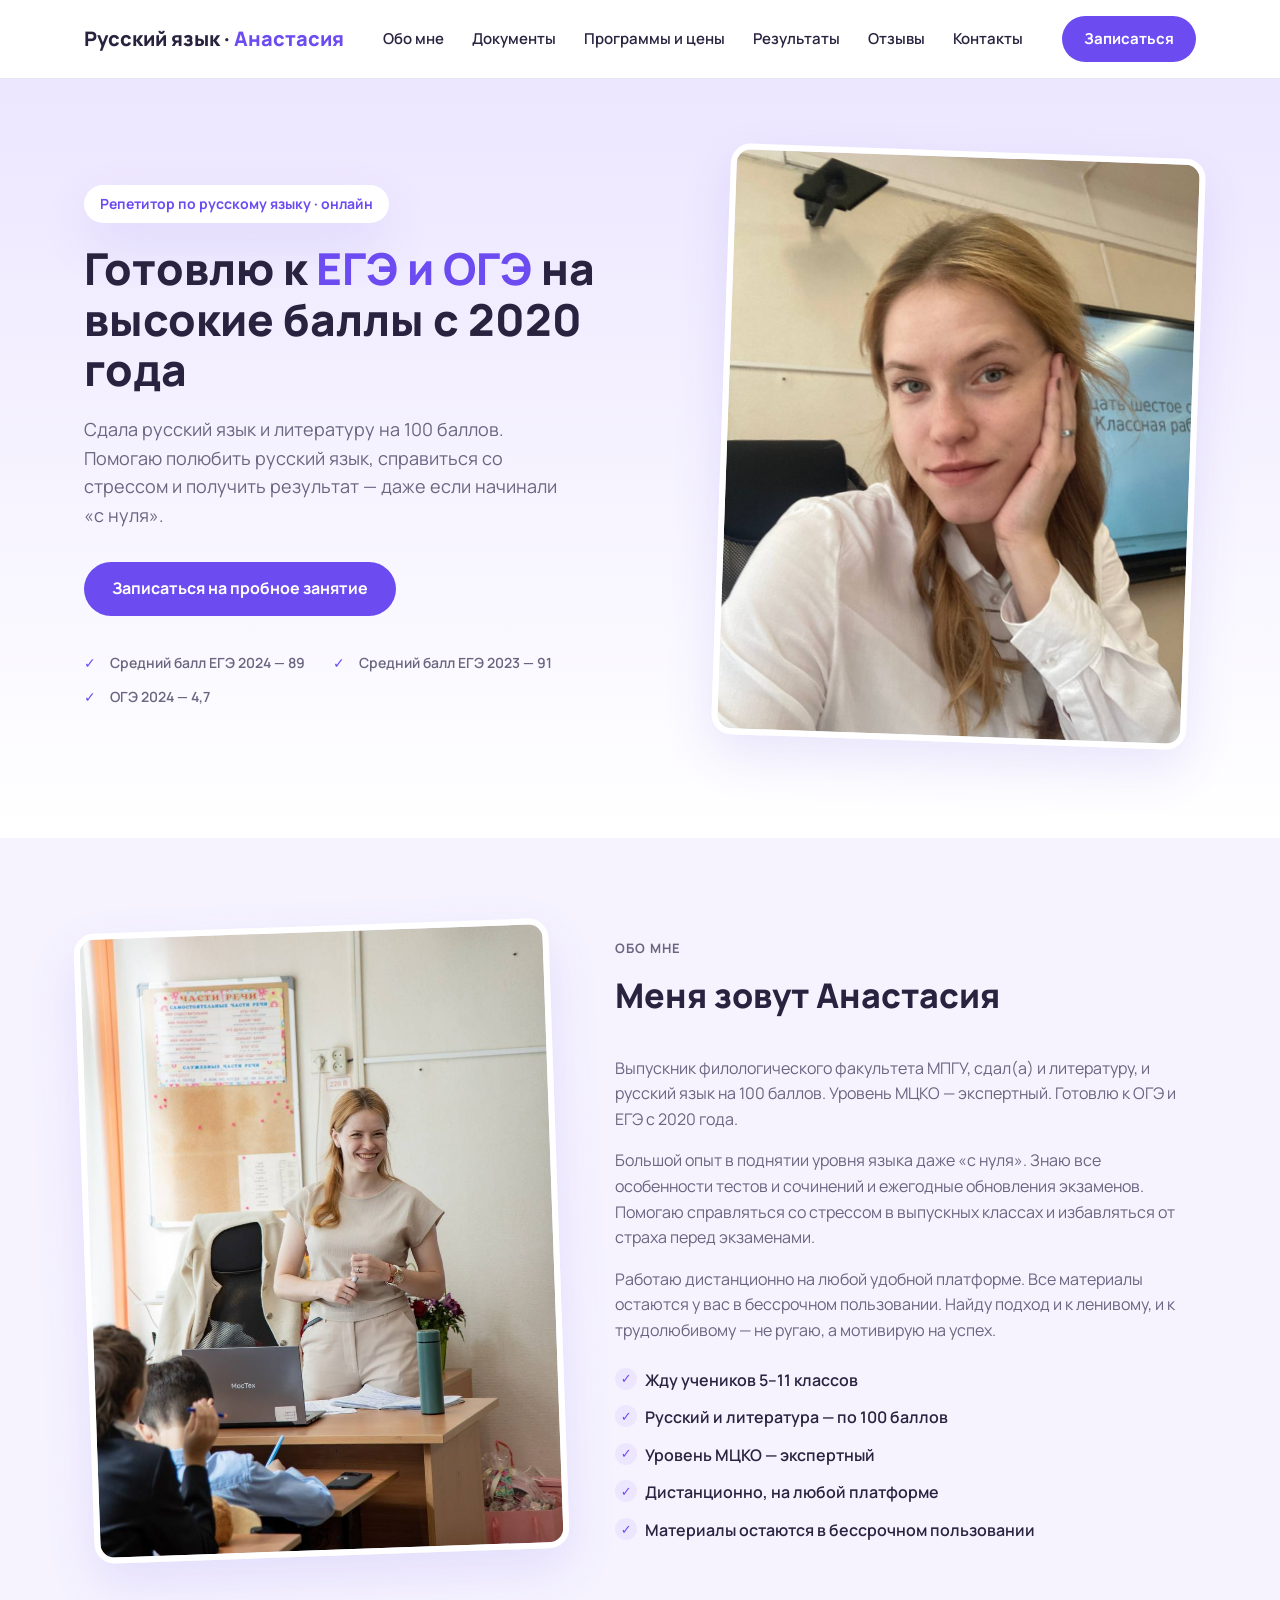
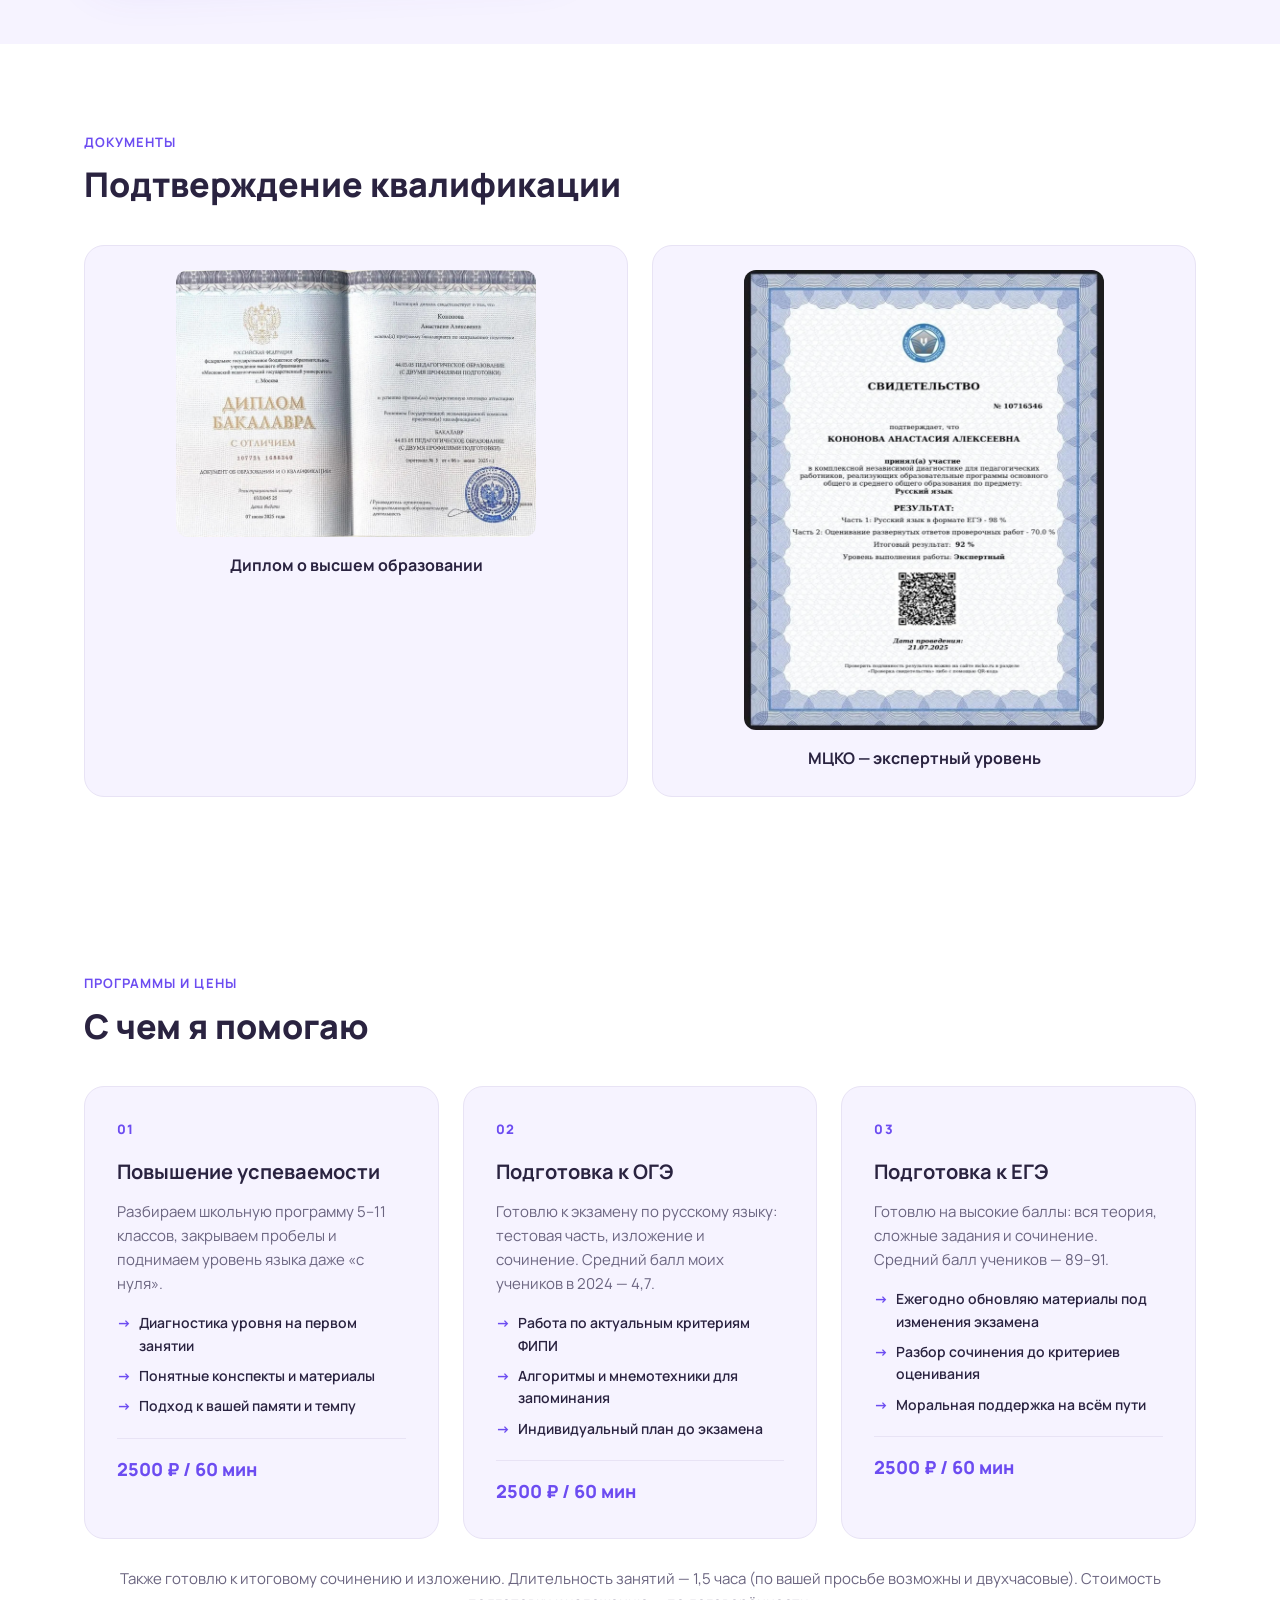
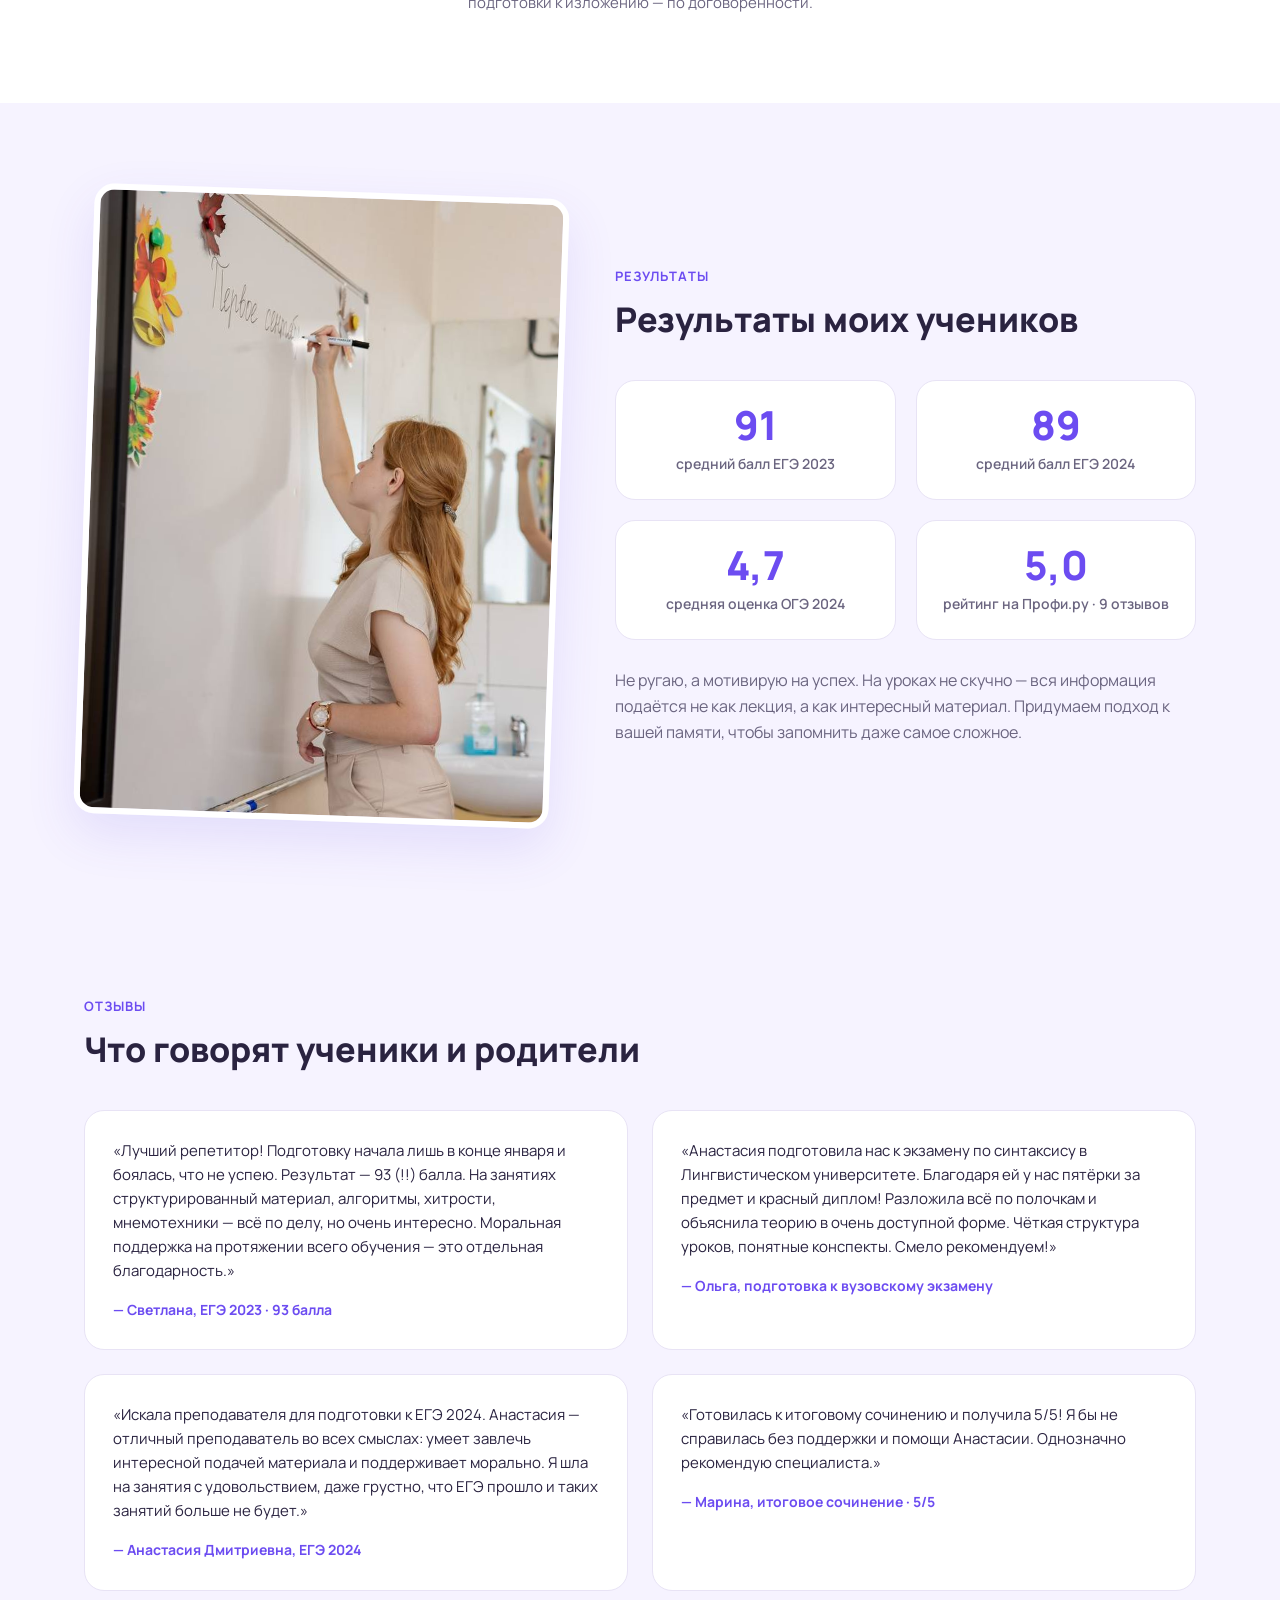
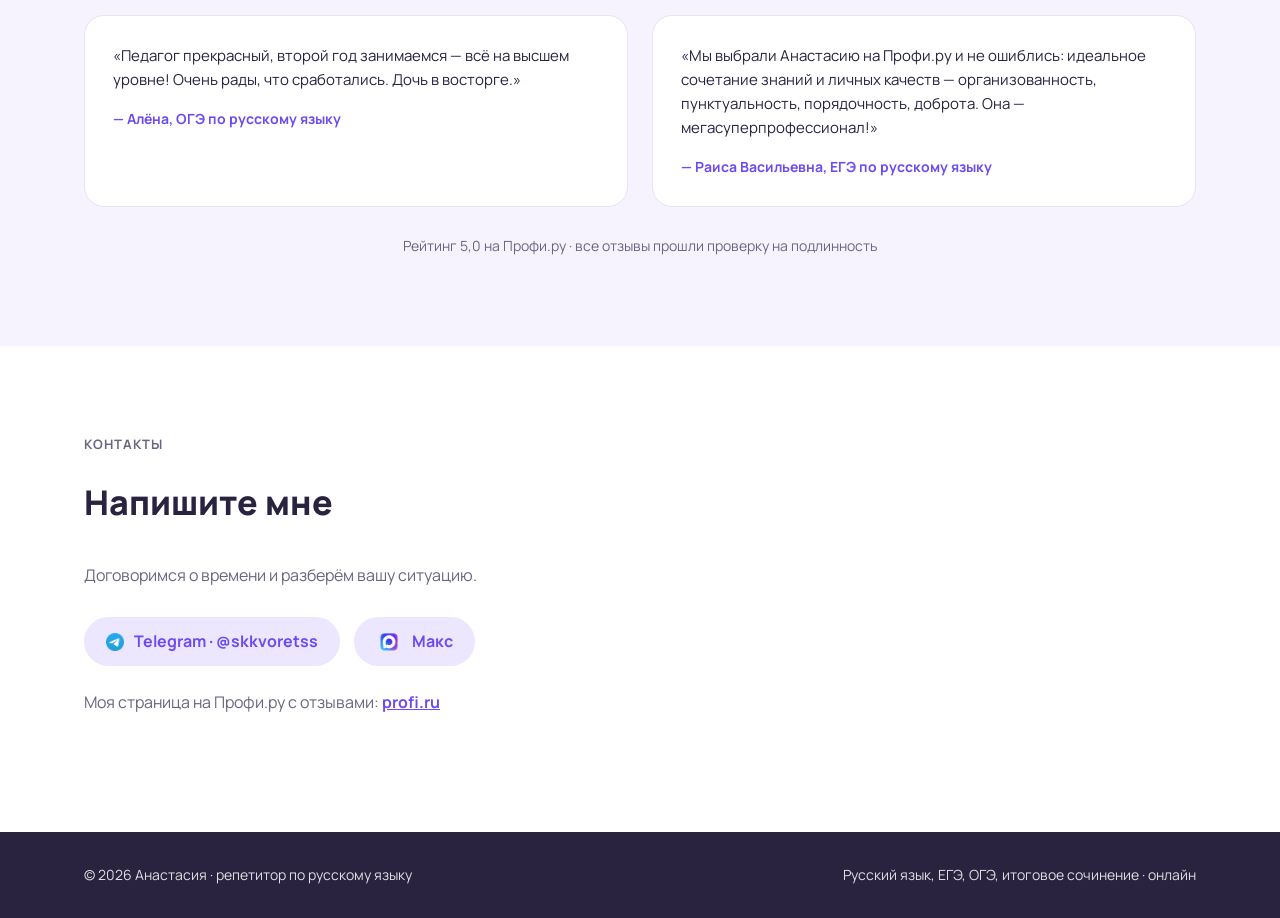
<file: nastia-tutor/index.html>
<!DOCTYPE html>
<html lang="ru">
<head>
  <meta charset="UTF-8">
  <meta name="viewport" content="width=device-width, initial-scale=1.0">
  <title>Анастасия — репетитор по русскому языку онлайн</title>
  <meta name="description" content="Репетитор по русскому языку онлайн. Подготовка к ЕГЭ и ОГЭ, повышение успеваемости, итоговое сочинение. Средний балл учеников на ЕГЭ — 89–91.">
  <link rel="stylesheet" href="style.css">
  <link rel="preconnect" href="https://fonts.googleapis.com">
  <link rel="preconnect" href="https://fonts.gstatic.com" crossorigin>
  <link href="https://fonts.googleapis.com/css2?family=Manrope:wght@400;500;600;700;800&display=swap" rel="stylesheet">
</head>
<body>

  <header class="header">
    <div class="container header__inner">
      <a href="#hero" class="logo">Русский язык · <span>Анастасия</span></a>
      <nav class="nav">
        <a href="#about" class="nav__link">Обо мне</a>
        <a href="#documents" class="nav__link">Документы</a>
        <a href="#services" class="nav__link">Программы и цены</a>
        <a href="#results" class="nav__link">Результаты</a>
        <a href="#reviews" class="nav__link">Отзывы</a>
        <a href="#contacts" class="nav__link">Контакты</a>
      </nav>
      <a href="#contacts" class="btn btn--small">Записаться</a>
    </div>
  </header>

  <section class="hero" id="hero">
    <div class="container hero__inner">
      <div class="hero__content">
        <p class="hero__badge">Репетитор по русскому языку · онлайн</p>
        <h1 class="hero__title">Готовлю к <span>ЕГЭ и ОГЭ</span> на высокие баллы с 2020 года</h1>
        <p class="hero__subtitle">Сдала русский язык и литературу на 100 баллов. Помогаю полюбить русский язык, справиться со стрессом и получить результат — даже если начинали «с нуля».</p>
        <div class="hero__actions">
          <a href="#contacts" class="btn">Записаться на пробное занятие</a>
        </div>
        <ul class="hero__facts">
          <li>Средний балл ЕГЭ 2024 — 89</li>
          <li>Средний балл ЕГЭ 2023 — 91</li>
          <li>ОГЭ 2024 — 4,7</li>
        </ul>
      </div>
      <div class="hero__photo">
        <div class="hero__photo-frame">
          <img src="photo_2025-09-27_08-32-14.jpg" alt="Фото репетитора по русскому языку Анастасии">
        </div>
      </div>
    </div>
  </section>

  <section class="about" id="about">
    <div class="container about__inner">
      <figure class="about__photo">
        <img src="photo_2025-09-18_18-58-26.jpg" alt="Фото репетитора по русскому языку Анастасии">
      </figure>
      <div class="about__text">
        <p class="section-label">Обо мне</p>
        <h2 class="section-title">Меня зовут Анастасия</h2>
        <p>Выпускник филологического факультета МПГУ, сдал(а) и литературу, и русский язык на 100 баллов. Уровень МЦКО — экспертный. Готовлю к ОГЭ и ЕГЭ с 2020 года.</p>
        <p>Большой опыт в поднятии уровня языка даже «с нуля». Знаю все особенности тестов и сочинений и ежегодные обновления экзаменов. Помогаю справляться со стрессом в выпускных классах и избавляться от страха перед экзаменами.</p>
        <p>Работаю дистанционно на любой удобной платформе. Все материалы остаются у вас в бессрочном пользовании. Найду подход и к ленивому, и к трудолюбивому — не ругаю, а мотивирую на успех.</p>
        <ul class="about__list">
          <li>Жду учеников 5–11 классов</li>
          <li>Русский и литература — по 100 баллов</li>
          <li>Уровень МЦКО — экспертный</li>
          <li>Дистанционно, на любой платформе</li>
          <li>Материалы остаются в бессрочном пользовании</li>
        </ul>
      </div>
    </div>
  </section>

  <section class="documents" id="documents">
    <div class="container">
      <p class="section-label">Документы</p>
      <h2 class="section-title">Подтверждение квалификации</h2>
      <div class="documents__grid">
        <figure class="document-card">
          <a href="Диплом.jpg" target="_blank" rel="noopener">
            <img src="Диплом.jpg" alt="Диплом Анастасии — филологический факультет МПГУ">
          </a>
          <figcaption>Диплом о высшем образовании</figcaption>
        </figure>
        <figure class="document-card">
          <a href="МЦКО.jpg" target="_blank" rel="noopener">
            <img class="document-card__img document-card__img--small" src="МЦКО.jpg" alt="Сертификат МЦКО — экспертный уровень">
          </a>
          <figcaption>МЦКО — экспертный уровень</figcaption>
        </figure>
      </div>
    </div>
  </section>

  <section class="services" id="services">
    <div class="container">
      <p class="section-label">Программы и цены</p>
      <h2 class="section-title">С чем я помогаю</h2>
      <div class="services__grid">
        <article class="service-card">
          <div class="service-card__num">01</div>
          <h3>Повышение успеваемости</h3>
          <p>Разбираем школьную программу 5–11 классов, закрываем пробелы и поднимаем уровень языка даже «с нуля».</p>
          <ul>
            <li>Диагностика уровня на первом занятии</li>
            <li>Понятные конспекты и материалы</li>
            <li>Подход к вашей памяти и темпу</li>
          </ul>
          <div class="service-card__price">2500 ₽ / 60 мин</div>
        </article>
        <article class="service-card">
          <div class="service-card__num">02</div>
          <h3>Подготовка к ОГЭ</h3>
          <p>Готовлю к экзамену по русскому языку: тестовая часть, изложение и сочинение. Средний балл моих учеников в 2024 — 4,7.</p>
          <ul>
            <li>Работа по актуальным критериям ФИПИ</li>
            <li>Алгоритмы и мнемотехники для запоминания</li>
            <li>Индивидуальный план до экзамена</li>
          </ul>
          <div class="service-card__price">2500 ₽ / 60 мин</div>
        </article>
        <article class="service-card">
          <div class="service-card__num">03</div>
          <h3>Подготовка к ЕГЭ</h3>
          <p>Готовлю на высокие баллы: вся теория, сложные задания и сочинение. Средний балл учеников — 89–91.</p>
          <ul>
            <li>Ежегодно обновляю материалы под изменения экзамена</li>
            <li>Разбор сочинения до критериев оценивания</li>
            <li>Моральная поддержка на всём пути</li>
          </ul>
          <div class="service-card__price">2500 ₽ / 60 мин</div>
        </article>
      </div>
      <p class="services__note">Также готовлю к итоговому сочинению и изложению. Длительность занятий — 1,5 часа (по вашей просьбе возможны и двухчасовые). Стоимость подготовки к изложению — по договорённости.</p>
    </div>
  </section>

  <section class="results" id="results">
    <div class="container results__inner">
      <figure class="results__photo">
        <img src="photo_2025-09-18_18-58-25.jpg" alt="Фото репетитора по русскому языку Анастасии">
      </figure>
      <div class="results__content">
        <p class="section-label">Результаты</p>
        <h2 class="section-title">Результаты моих учеников</h2>
        <div class="results__stats">
          <div class="stat">
            <div class="stat__value">91</div>
            <div class="stat__label">средний балл ЕГЭ 2023</div>
          </div>
          <div class="stat">
            <div class="stat__value">89</div>
            <div class="stat__label">средний балл ЕГЭ 2024</div>
          </div>
          <div class="stat">
            <div class="stat__value">4,7</div>
            <div class="stat__label">средняя оценка ОГЭ 2024</div>
          </div>
          <div class="stat">
            <div class="stat__value">5,0</div>
            <div class="stat__label">рейтинг на Профи.ру · 9 отзывов</div>
          </div>
        </div>
        <p class="results__text">Не ругаю, а мотивирую на успех. На уроках не скучно — вся информация подаётся не как лекция, а как интересный материал. Придумаем подход к вашей памяти, чтобы запомнить даже самое сложное.</p>
      </div>
    </div>
  </section>

  <section class="reviews" id="reviews">
    <div class="container">
      <p class="section-label">Отзывы</p>
      <h2 class="section-title">Что говорят ученики и родители</h2>
      <div class="reviews__grid">
        <blockquote class="review">
          <p>«Лучший репетитор! Подготовку начала лишь в конце января и боялась, что не успею. Результат — 93 (!!) балла. На занятиях структурированный материал, алгоритмы, хитрости, мнемотехники — всё по делу, но очень интересно. Моральная поддержка на протяжении всего обучения — это отдельная благодарность.»</p>
          <footer>— Светлана, ЕГЭ 2023 · 93 балла</footer>
        </blockquote>
        <blockquote class="review">
          <p>«Анастасия подготовила нас к экзамену по синтаксису в Лингвистическом университете. Благодаря ей у нас пятёрки за предмет и красный диплом! Разложила всё по полочкам и объяснила теорию в очень доступной форме. Чёткая структура уроков, понятные конспекты. Смело рекомендуем!»</p>
          <footer>— Ольга, подготовка к вузовскому экзамену</footer>
        </blockquote>
        <blockquote class="review">
          <p>«Искала преподавателя для подготовки к ЕГЭ 2024. Анастасия — отличный преподаватель во всех смыслах: умеет завлечь интересной подачей материала и поддерживает морально. Я шла на занятия с удовольствием, даже грустно, что ЕГЭ прошло и таких занятий больше не будет.»</p>
          <footer>— Анастасия Дмитриевна, ЕГЭ 2024</footer>
        </blockquote>
        <blockquote class="review">
          <p>«Готовилась к итоговому сочинению и получила 5/5! Я бы не справилась без поддержки и помощи Анастасии. Однозначно рекомендую специалиста.»</p>
          <footer>— Марина, итоговое сочинение · 5/5</footer>
        </blockquote>
        <blockquote class="review">
          <p>«Педагог прекрасный, второй год занимаемся — всё на высшем уровне! Очень рады, что сработались. Дочь в восторге.»</p>
          <footer>— Алёна, ОГЭ по русскому языку</footer>
        </blockquote>
        <blockquote class="review">
          <p>«Мы выбрали Анастасию на Профи.ру и не ошиблись: идеальное сочетание знаний и личных качеств — организованность, пунктуальность, порядочность, доброта. Она — мегасуперпрофессионал!»</p>
          <footer>— Раиса Васильевна, ЕГЭ по русскому языку</footer>
        </blockquote>
      </div>
      <p class="reviews__note">Рейтинг 5,0 на Профи.ру · все отзывы прошли проверку на подлинность</p>
    </div>
  </section>

  <section class="contacts" id="contacts">
    <div class="container contacts__inner">
      <div class="contacts__info">
        <p class="section-label">Контакты</p>
        <h2 class="section-title">Напишите мне</h2>
        <p>Договоримся о времени и разберём вашу ситуацию.</p>
        <div class="contacts__links">
          <a href="https://t.me/skkvoretss" class="contact-link" target="_blank" rel="noopener">
            <img class="contact-link__logo" height="18" src="Telegram_2019_Logo.svg.webp" alt="Telegram">
            Telegram · @skkvoretss
          </a>
          <a href="https://max.ru/u/f9LHodD0cOInup_62sO_zzVHzflqELfNgTWSWe1jicxXI22HLQkpV7GfAmk" class="contact-link" target="_blank" rel="noopener">
            <img class="contact-link__logo" height="18" src="big_logo_fab6eaa89b.png" alt="Макс">
            Макс
          </a>
        </div>
        <p class="contacts__profi">Моя страница на Профи.ру с отзывами: <a href="https://profi.ru/profile/KononovaAA14" target="_blank" rel="noopener">profi.ru</a></p>
      </div>
    </div>
  </section>

  <footer class="footer">
    <div class="container footer__inner">
      <p>© 2026 Анастасия · репетитор по русскому языку</p>
      <p>Русский язык, ЕГЭ, ОГЭ, итоговое сочинение · онлайн</p>
    </div>
  </footer>

</body>
</html>
</file>
<file: nastia-tutor/style.css>
:root {
  --bg: #ffffff;
  --bg-soft: #f6f3ff;
  --ink: #2a2340;
  --muted: #6b6580;
  --accent: #6c4cf1;
  --accent-dark: #5a3fe0;
  --accent-soft: #ece6ff;
  --line: #e8e3f5;
  --radius: 20px;
  --shadow: 0 20px 50px rgba(90, 63, 224, 0.12);
}

* {
  margin: 0;
  padding: 0;
  box-sizing: border-box;
}

html {
  scroll-behavior: smooth;
}

body {
  font-family: "Manrope", system-ui, sans-serif;
  color: var(--ink);
  background: var(--bg);
  line-height: 1.6;
  -webkit-font-smoothing: antialiased;
}

.container {
  max-width: 1160px;
  margin: 0 auto;
  padding: 0 24px;
}

/* ---------- Buttons ---------- */

.btn {
  display: inline-block;
  background: var(--accent);
  color: #fff;
  text-decoration: none;
  font-weight: 700;
  font-size: 16px;
  padding: 14px 28px;
  border-radius: 999px;
  border: none;
  cursor: pointer;
  transition: background 0.2s ease, transform 0.2s ease;
}

.btn:hover {
  background: var(--accent-dark);
  transform: translateY(-2px);
}

.btn--small {
  padding: 11px 22px;
  font-size: 15px;
}

.btn--ghost {
  background: transparent;
  color: var(--accent);
  box-shadow: inset 0 0 0 2px var(--accent);
}

.btn--ghost:hover {
  background: var(--accent-soft);
}

/* ---------- Header ---------- */

.header {
  position: sticky;
  top: 0;
  z-index: 100;
  background: rgba(255, 255, 255, 0.9);
  backdrop-filter: blur(10px);
  border-bottom: 1px solid var(--line);
}

.header__inner {
  display: flex;
  flex-wrap: wrap;
  align-items: center;
  justify-content: space-between;
  gap: 12px 24px;
  padding-top: 16px;
  padding-bottom: 16px;
}

.logo {
  font-weight: 800;
  font-size: 20px;
  text-decoration: none;
  color: var(--ink);
}

.logo span {
  color: var(--accent);
}

.nav {
  display: flex;
  gap: 28px;
}

.nav__link {
  text-decoration: none;
  color: var(--ink);
  font-weight: 600;
  font-size: 15px;
  transition: color 0.2s ease;
}

.nav__link:hover {
  color: var(--accent);
}

/* ---------- Hero ---------- */

.hero {
  padding: 72px 0 96px;
  background: linear-gradient(180deg, var(--accent-soft) 0%, var(--bg) 100%);
  overflow: hidden;
}

.hero__inner {
  display: grid;
  grid-template-columns: 1.1fr 0.9fr;
  gap: 56px;
  align-items: center;
}

.hero__badge {
  display: inline-block;
  background: #fff;
  color: var(--accent);
  font-weight: 700;
  font-size: 14px;
  padding: 8px 16px;
  border-radius: 999px;
  margin-bottom: 20px;
  box-shadow: var(--shadow);
}

.hero__title {
  font-size: 44px;
  line-height: 1.15;
  font-weight: 800;
  margin-bottom: 20px;
}

.hero__title span {
  color: var(--accent);
}

.hero__subtitle {
  font-size: 18px;
  color: var(--muted);
  max-width: 480px;
  margin-bottom: 32px;
}

.hero__actions {
  display: flex;
  gap: 16px;
  flex-wrap: wrap;
  margin-bottom: 36px;
}

.hero__facts {
  list-style: none;
  display: flex;
  flex-wrap: wrap;
  gap: 12px 28px;
}

.hero__facts li {
  font-size: 14px;
  font-weight: 600;
  color: var(--muted);
  position: relative;
  padding-left: 26px;
}

.hero__facts li::before {
  content: "✓";
  position: absolute;
  left: 0;
  color: var(--accent);
  font-weight: 800;
}

.hero__photo-frame {
  border-radius: var(--radius);
  overflow: hidden;
  box-shadow: var(--shadow);
  border: 6px solid #fff;
  transform: rotate(2deg);
}

.hero__photo-frame img {
  display: block;
  width: 100%;
  height: 100%;
  object-fit: cover;
  aspect-ratio: 4 / 5;
}

/* ---------- Sections ---------- */

section {
  padding: 88px 0;
}

.section-label {
  color: var(--accent);
  font-weight: 700;
  text-transform: uppercase;
  letter-spacing: 0.08em;
  font-size: 13px;
  margin-bottom: 12px;
}

.section-title {
  font-size: 34px;
  font-weight: 800;
  line-height: 1.2;
  margin-bottom: 40px;
}

/* ---------- About ---------- */

.about {
  background: var(--bg-soft);
}

.about__inner {
  display: grid;
  grid-template-columns: 0.9fr 1.1fr;
  gap: 56px;
  align-items: center;
}

.about__photo {
  margin: 0;
  border-radius: var(--radius);
  overflow: hidden;
  box-shadow: var(--shadow);
  border: 6px solid #fff;
  transform: rotate(-2deg);
}

.about__photo img {
  display: block;
  width: 100%;
  height: 100%;
  object-fit: cover;
  aspect-ratio: 3 / 4;
}

.about__text p {
  color: var(--muted);
  margin-bottom: 16px;
  max-width: 640px;
}

.about__list {
  list-style: none;
  margin-top: 24px;
  display: grid;
  gap: 12px;
}

.about__list li {
  font-weight: 600;
  position: relative;
  padding-left: 30px;
}

.about__list li::before {
  content: "✓";
  position: absolute;
  left: 0;
  top: 0;
  width: 22px;
  height: 22px;
  border-radius: 50%;
  background: var(--accent-soft);
  color: var(--accent);
  font-weight: 800;
  font-size: 13px;
  display: flex;
  align-items: center;
  justify-content: center;
}

/* ---------- Services ---------- */

.services__grid {
  display: grid;
  grid-template-columns: repeat(3, 1fr);
  gap: 24px;
}

.service-card {
  background: var(--bg-soft);
  border: 1px solid var(--line);
  border-radius: var(--radius);
  padding: 32px;
  transition: transform 0.25s ease, box-shadow 0.25s ease;
}

.service-card:hover {
  transform: translateY(-6px);
  box-shadow: var(--shadow);
}

.service-card__num {
  font-size: 13px;
  font-weight: 800;
  color: var(--accent);
  letter-spacing: 0.1em;
  margin-bottom: 16px;
}

.service-card h3 {
  font-size: 20px;
  margin-bottom: 12px;
}

.service-card p {
  color: var(--muted);
  font-size: 15px;
  margin-bottom: 16px;
}

.service-card ul {
  list-style: none;
  display: grid;
  gap: 8px;
}

.service-card ul li {
  font-size: 14px;
  font-weight: 600;
  color: var(--ink);
  padding-left: 22px;
  position: relative;
}

.service-card ul li::before {
  content: "→";
  position: absolute;
  left: 0;
  color: var(--accent);
  font-weight: 800;
}

.service-card__price {
  margin-top: 20px;
  padding-top: 16px;
  border-top: 1px solid var(--line);
  font-size: 18px;
  font-weight: 800;
  color: var(--accent);
}

.services__note {
  margin-top: 28px;
  color: var(--muted);
  font-size: 15px;
  text-align: center;
}

/* ---------- Results ---------- */

.results {
  background: var(--bg-soft);
}

.results__inner {
  display: grid;
  grid-template-columns: 0.9fr 1.1fr;
  gap: 56px;
  align-items: center;
}

.results__photo {
  margin: 0;
  border-radius: var(--radius);
  overflow: hidden;
  box-shadow: var(--shadow);
  border: 6px solid #fff;
  transform: rotate(2deg);
}

.results__photo img {
  display: block;
  width: 100%;
  height: 100%;
  object-fit: cover;
  aspect-ratio: 3 / 4;
}

.results__stats {
  display: grid;
  grid-template-columns: repeat(2, 1fr);
  gap: 20px;
  margin-bottom: 28px;
}

.stat {
  background: #fff;
  border: 1px solid var(--line);
  border-radius: var(--radius);
  padding: 24px;
  text-align: center;
}

.stat__value {
  font-size: 40px;
  font-weight: 800;
  color: var(--accent);
  line-height: 1;
  margin-bottom: 8px;
}

.stat__label {
  font-size: 14px;
  font-weight: 600;
  color: var(--muted);
}

.results__text {
  color: var(--muted);
  max-width: 560px;
}

/* ---------- Documents ---------- */

.documents__grid {
  display: grid;
  grid-template-columns: repeat(2, 1fr);
  gap: 24px;
}

.document-card {
  margin: 0;
  background: var(--bg-soft);
  border: 1px solid var(--line);
  border-radius: var(--radius);
  padding: 24px;
  text-align: center;
  transition: transform 0.25s ease, box-shadow 0.25s ease;
}

.document-card:hover {
  transform: translateY(-4px);
  box-shadow: var(--shadow);
}

.document-card a {
  display: flex;
  align-items: center;
  justify-content: center;
}

.document-card img {
  display: block;
  width: 100%;
  max-width: 360px;
  height: auto;
  max-height: 460px;
  border-radius: 12px;
}

.document-card__img--small {
  max-height: 240px;
}

.document-card figcaption {
  margin-top: 16px;
  font-weight: 700;
  font-size: 16px;
}

/* ---------- How ---------- */

.how__grid {
  display: grid;
  grid-template-columns: repeat(4, 1fr);
  gap: 24px;
}

.how__step {
  text-align: center;
  padding: 32px 20px;
  border-radius: var(--radius);
  border: 1px solid var(--line);
  transition: box-shadow 0.25s ease;
}

.how__step:hover {
  box-shadow: var(--shadow);
}

.how__icon {
  width: 56px;
  height: 56px;
  margin: 0 auto 20px;
  border-radius: 50%;
  background: var(--accent-soft);
  color: var(--accent);
  font-weight: 800;
  font-size: 20px;
  display: flex;
  align-items: center;
  justify-content: center;
}

.how__step h3 {
  font-size: 18px;
  margin-bottom: 10px;
}

.how__step p {
  color: var(--muted);
  font-size: 14px;
}

/* ---------- Gallery ---------- */

.gallery__grid {
  display: grid;
  grid-template-columns: repeat(3, 1fr);
  gap: 24px;
}

/* ---------- Reviews ---------- */

.reviews {
  background: var(--bg-soft);
}

.reviews__grid {
  display: grid;
  grid-template-columns: repeat(2, 1fr);
  gap: 24px;
}

.review {
  background: #fff;
  border-radius: var(--radius);
  padding: 28px;
  border: 1px solid var(--line);
}

.review p {
  font-size: 15px;
  margin-bottom: 16px;
}

.review footer {
  font-size: 14px;
  font-weight: 700;
  color: var(--accent);
}

.reviews__note {
  margin-top: 28px;
  color: var(--muted);
  font-size: 14px;
  text-align: center;
}

/* ---------- Contacts ---------- */

.contacts__inner {
  display: grid;
  grid-template-columns: 1fr;
  gap: 56px;
  align-items: start;
}

.contacts__info p {
  color: var(--muted);
  margin-bottom: 28px;
}

.contacts__links {
  display: flex;
  flex-wrap: wrap;
  gap: 14px;
}

.contact-link {
  display: inline-flex;
  align-items: center;
  gap: 10px;
  text-decoration: none;
  color: var(--accent);
  font-weight: 700;
  padding: 12px 22px;
  border-radius: 999px;
  background: var(--accent-soft);
  transition: background 0.2s ease;
}

.contact-link__logo {
  height: 18px;
  width: auto;
  flex-shrink: 0;
}

.contact-link:hover {
  background: var(--line);
}

.contacts__profi {
  margin-top: 24px;
}

.contacts__profi a {
  color: var(--accent);
  font-weight: 700;
}

/* ---------- Footer ---------- */

.footer {
  background: var(--ink);
  color: #fff;
  padding: 32px 0;
}

.footer__inner {
  display: flex;
  justify-content: space-between;
  gap: 12px;
  flex-wrap: wrap;
  font-size: 14px;
  opacity: 0.85;
}

/* ---------- Responsive ---------- */

@media (max-width: 1024px) {
  .hero__inner,
  .about__inner,
  .results__inner,
  .contacts__inner {
    grid-template-columns: 1fr;
    gap: 40px;
  }

  .hero__photo-frame,
  .about__photo,
  .results__photo {
    max-width: 420px;
    margin: 0 auto;
  }

  .services__grid,
  .reviews__grid,
  .documents__grid {
    grid-template-columns: 1fr;
  }

  .how__grid {
    grid-template-columns: repeat(2, 1fr);
  }
}

@media (max-width: 768px) {
  .nav {
    display: none;
  }

  .hero {
    padding: 48px 0 64px;
  }

  .hero__title {
    font-size: 32px;
  }

  section {
    padding: 64px 0;
  }

  .section-title {
    font-size: 28px;
  }

  .how__grid {
    grid-template-columns: 1fr;
  }

  .results__stats {
    grid-template-columns: 1fr 1fr;
  }

  .document-card img {
    max-width: 260px;
    max-height: 320px;
  }

  .document-card__img--small {
    max-height: 220px;
  }

  .document-card figcaption {
    font-size: 14px;
  }

  .contact-link__logo {
    height: 20px;
  }
}
</file>
